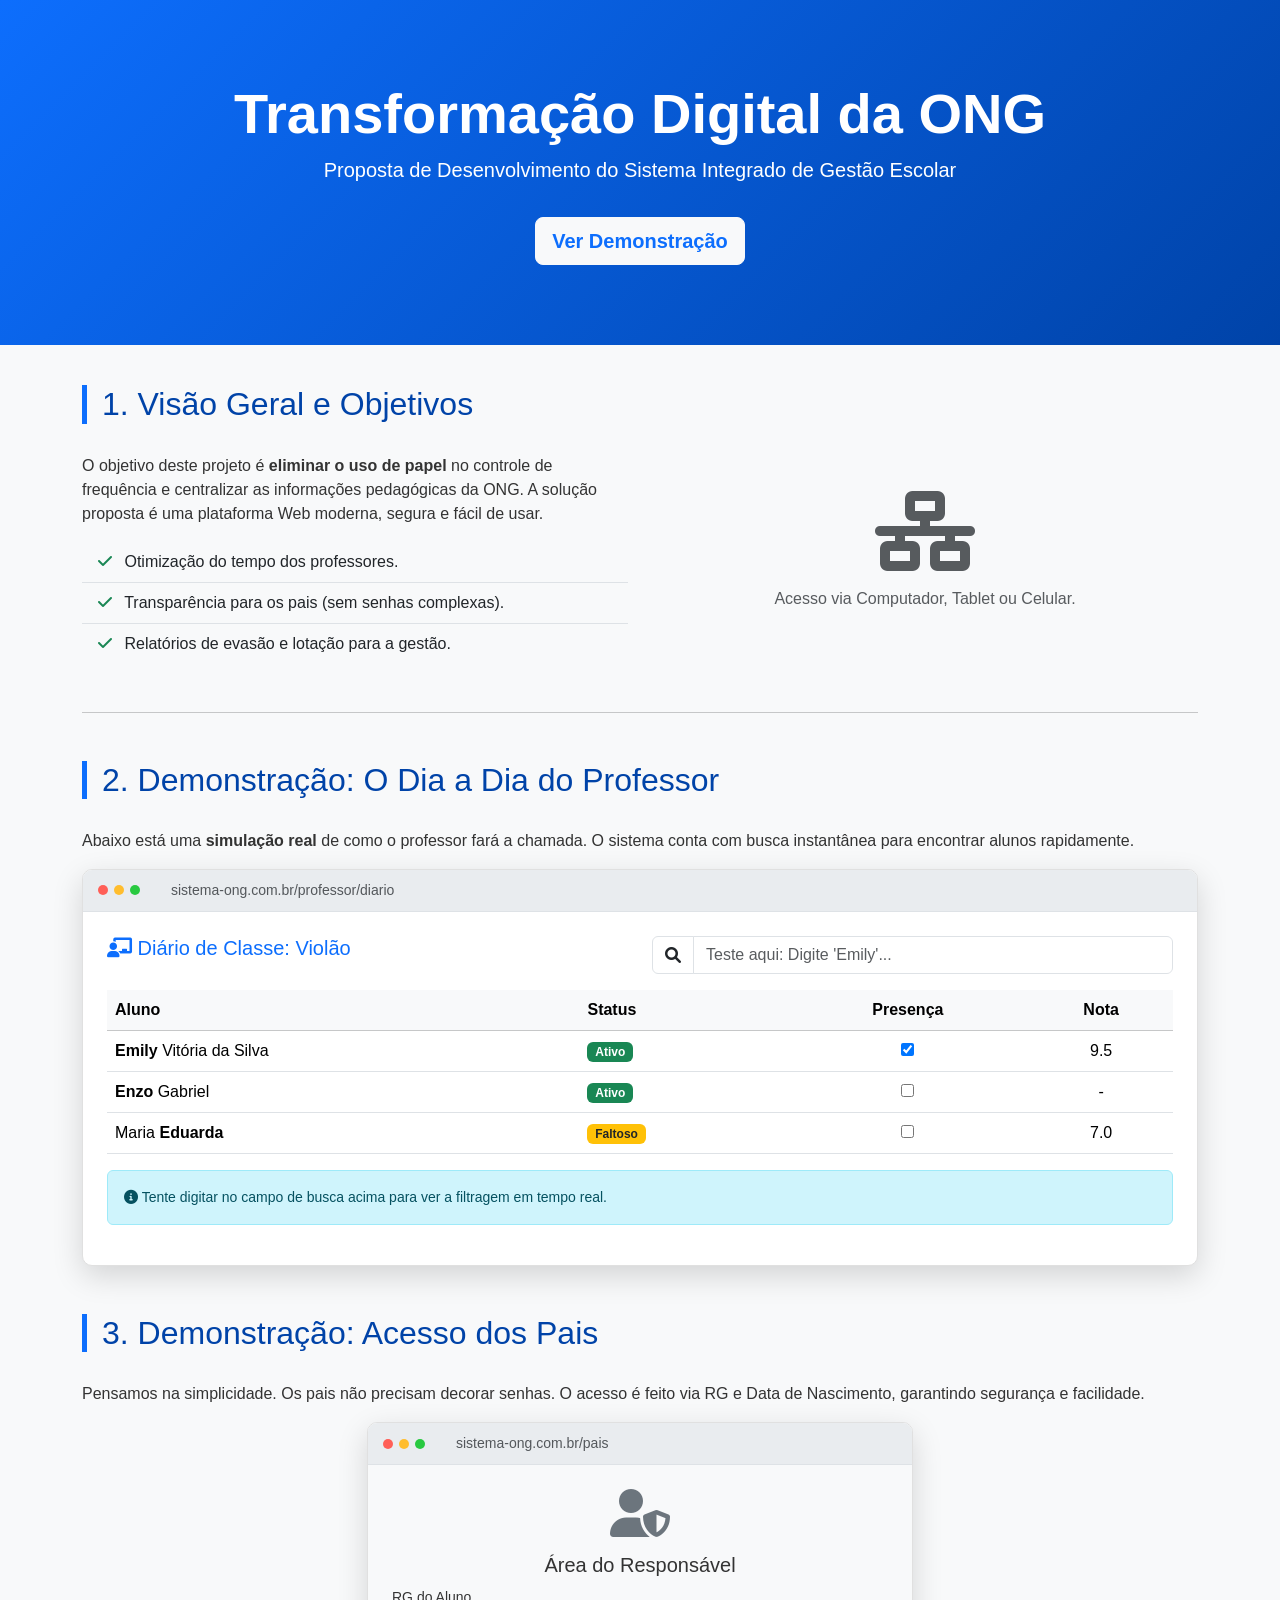
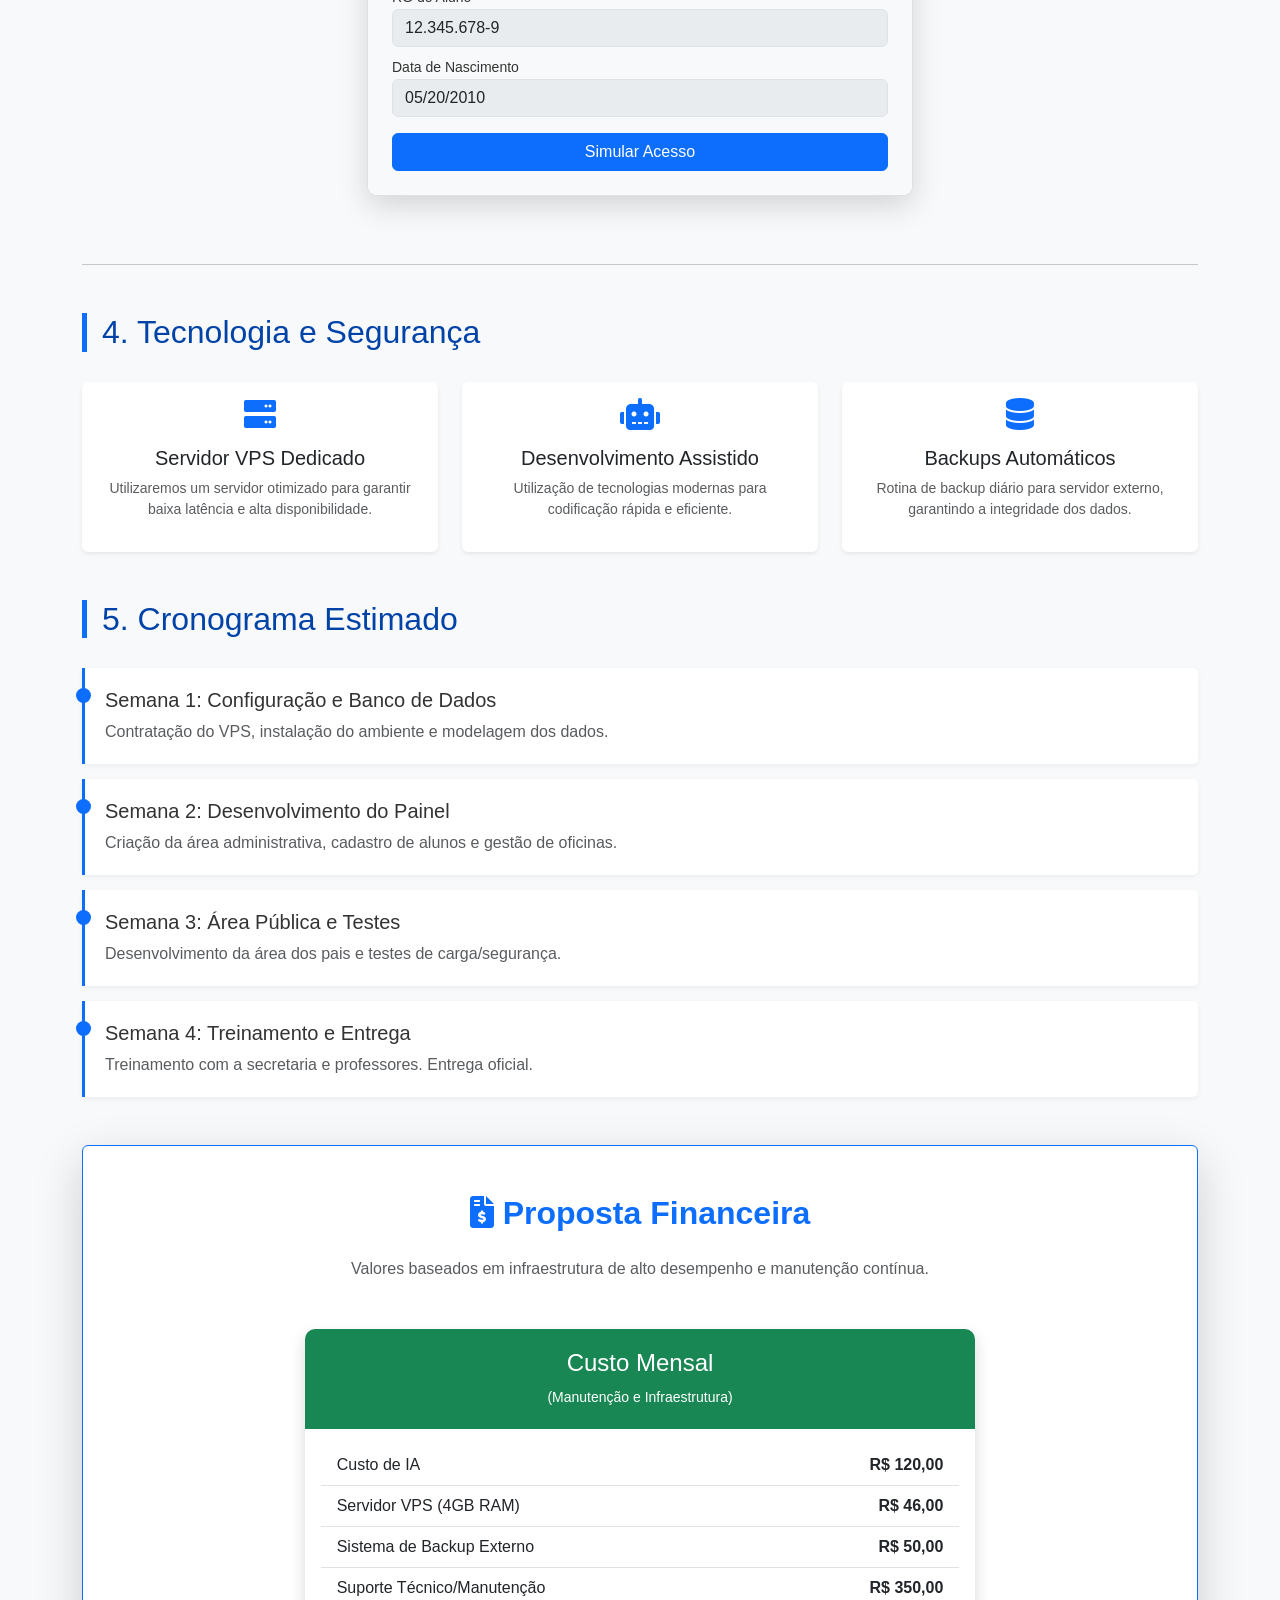
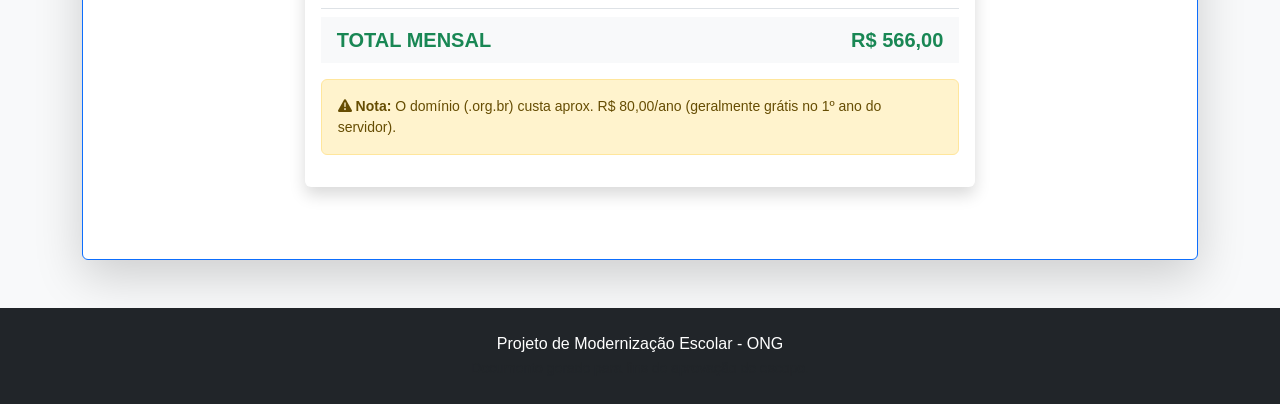
<file: index.html>
<!DOCTYPE html>
<html lang="pt-br">
<head>
    <meta charset="UTF-8">
    <meta name="viewport" content="width=device-width, initial-scale=1.0">
    <title>Proposta de Sistema de Gestão - ONG</title>
    <link href="https://cdn.jsdelivr.net/npm/bootstrap@5.3.0/dist/css/bootstrap.min.css" rel="stylesheet">
    <link rel="stylesheet" href="https://cdnjs.cloudflare.com/ajax/libs/font-awesome/6.0.0/css/all.min.css">
    
    <style>
        body { font-family: 'Segoe UI', sans-serif; background-color: #f8f9fa; color: #333; }
        
        .hero {
            background: linear-gradient(135deg, #0d6efd 0%, #0043a8 100%);
            color: white;
            padding: 80px 0;
            margin-bottom: 40px;
        }

        .mockup-window {
            background: white;
            border-radius: 10px;
            box-shadow: 0 10px 30px rgba(0,0,0,0.15);
            border: 1px solid #e0e0e0;
            overflow: hidden;
            margin-bottom: 20px;
        }
        .mockup-header {
            background: #e9ecef;
            padding: 10px 15px;
            border-bottom: 1px solid #dee2e6;
            display: flex;
            align-items: center;
        }
        .mockup-dots {
            display: flex; gap: 6px; margin-right: 15px;
        }
        .dot { width: 10px; height: 10px; border-radius: 50%; }
        .red { background: #ff5f57; } .yellow { background: #ffbd2e; } .green { background: #28c940; }
        
        .section-title {
            border-left: 5px solid #0d6efd;
            padding-left: 15px;
            margin-bottom: 30px;
            color: #0043a8;
        }

        .price-card {
            border: none;
            transition: transform 0.3s;
        }
        .price-card:hover { transform: translateY(-5px); }
        .price-header { padding: 20px; text-align: center; color: white; border-radius: 10px 10px 0 0; }
        .bg-monthly { background-color: #198754; }

        .timeline-item {
            padding: 20px;
            border-left: 3px solid #0d6efd;
            position: relative;
            background: white;
            margin-bottom: 15px;
            border-radius: 0 5px 5px 0;
            box-shadow: 0 2px 5px rgba(0,0,0,0.05);
        }
        .timeline-item::before {
            content: ''; position: absolute; left: -9px; top: 20px;
            width: 15px; height: 15px; background: #0d6efd; border-radius: 50%;
        }
    </style>
</head>
<body>

    <header class="hero text-center">
        <div class="container">
            <h1 class="display-4 fw-bold">Transformação Digital da ONG</h1>
            <p class="lead">Proposta de Desenvolvimento do Sistema Integrado de Gestão Escolar</p>
            <a href="#demo-professor" class="btn btn-light btn-lg mt-3 fw-bold text-primary">Ver Demonstração</a>
        </div>
    </header>

    <div class="container">

        <section id="visao" class="mb-5">
            <h2 class="section-title">1. Visão Geral e Objetivos</h2>
            <div class="row">
                <div class="col-md-6">
                    <p>O objetivo deste projeto é <strong>eliminar o uso de papel</strong> no controle de frequência e centralizar as informações pedagógicas da ONG. A solução proposta é uma plataforma Web moderna, segura e fácil de usar.</p>
                    <ul class="list-group list-group-flush">
                        <li class="list-group-item bg-transparent"><i class="fas fa-check text-success me-2"></i> Otimização do tempo dos professores.</li>
                        <li class="list-group-item bg-transparent"><i class="fas fa-check text-success me-2"></i> Transparência para os pais (sem senhas complexas).</li>
                        <li class="list-group-item bg-transparent"><i class="fas fa-check text-success me-2"></i> Relatórios de evasão e lotação para a gestão.</li>
                    </ul>
                </div>
                <div class="col-md-6 d-flex align-items-center justify-content-center">
                    <div class="text-center text-muted">
                        <i class="fas fa-network-wired fa-5x mb-3"></i>
                        <p>Acesso via Computador, Tablet ou Celular.</p>
                    </div>
                </div>
            </div>
        </section>

        <hr class="my-5">

        <section id="demo-professor" class="mb-5">
            <h2 class="section-title">2. Demonstração: O Dia a Dia do Professor</h2>
            <p>Abaixo está uma <strong>simulação real</strong> de como o professor fará a chamada. O sistema conta com busca instantânea para encontrar alunos rapidamente.</p>
            
            <div class="mockup-window">
                <div class="mockup-header">
                    <div class="mockup-dots"><div class="dot red"></div><div class="dot yellow"></div><div class="dot green"></div></div>
                    <span class="ms-3 text-muted small">sistema-ong.com.br/professor/diario</span>
                </div>
                <div class="p-4">
                    <div class="row mb-3">
                        <div class="col-md-6">
                            <h5 class="text-primary"><i class="fas fa-chalkboard-user"></i> Diário de Classe: Violão</h5>
                        </div>
                        <div class="col-md-6">
                            <div class="input-group">
                                <span class="input-group-text bg-white"><i class="fas fa-search"></i></span>
                                <input type="text" id="demoBusca" class="form-control" placeholder="Teste aqui: Digite 'Emily'..." onkeyup="demoFiltrar()">
                            </div>
                        </div>
                    </div>
                    
                    <table class="table table-hover" id="demoTabela">
                        <thead class="table-light">
                            <tr><th>Aluno</th><th>Status</th><th class="text-center">Presença</th><th class="text-center">Nota</th></tr>
                        </thead>
                        <tbody>
                            <tr>
                                <td><strong>Emily</strong> Vitória da Silva</td>
                                <td><span class="badge bg-success">Ativo</span></td>
                                <td class="text-center"><input type="checkbox" checked></td>
                                <td class="text-center">9.5</td>
                            </tr>
                            <tr>
                                <td><strong>Enzo</strong> Gabriel</td>
                                <td><span class="badge bg-success">Ativo</span></td>
                                <td class="text-center"><input type="checkbox"></td>
                                <td class="text-center">-</td>
                            </tr>
                            <tr>
                                <td>Maria <strong>Eduarda</strong></td>
                                <td><span class="badge bg-warning text-dark">Faltoso</span></td>
                                <td class="text-center"><input type="checkbox"></td>
                                <td class="text-center">7.0</td>
                            </tr>
                        </tbody>
                    </table>
                    <div class="alert alert-info small"><i class="fas fa-info-circle"></i> Tente digitar no campo de busca acima para ver a filtragem em tempo real.</div>
                </div>
            </div>
        </section>

        <section id="demo-pais" class="mb-5">
            <h2 class="section-title">3. Demonstração: Acesso dos Pais</h2>
            <p>Pensamos na simplicidade. Os pais não precisam decorar senhas. O acesso é feito via RG e Data de Nascimento, garantindo segurança e facilidade.</p>

            <div class="row">
                <div class="col-md-6 mx-auto">
                    <div class="mockup-window">
                        <div class="mockup-header">
                            <div class="mockup-dots"><div class="dot red"></div><div class="dot yellow"></div><div class="dot green"></div></div>
                            <span class="ms-3 text-muted small">sistema-ong.com.br/pais</span>
                        </div>
                        <div class="p-4 bg-light text-center">
                            
                            <div id="demoLoginArea">
                                <i class="fas fa-user-shield fa-3x text-secondary mb-3"></i>
                                <h5>Área do Responsável</h5>
                                <div class="mb-2 text-start">
                                    <label class="small">RG do Aluno</label>
                                    <input type="text" class="form-control" value="12.345.678-9" disabled>
                                </div>
                                <div class="mb-3 text-start">
                                    <label class="small">Data de Nascimento</label>
                                    <input type="date" class="form-control" value="2010-05-20" disabled>
                                </div>
                                <button class="btn btn-primary w-100" onclick="demoLogin()">Simular Acesso</button>
                            </div>

                            <div id="demoResultado" class="d-none text-start">
                                <div class="d-flex justify-content-between align-items-center mb-3">
                                    <h5 class="text-success m-0">Olá, Responsável por Emily!</h5>
                                    <button class="btn btn-sm btn-outline-secondary" onclick="demoReset()">Voltar</button>
                                </div>
                                <div class="card mb-2 shadow-sm">
                                    <div class="card-body py-2">
                                        <div class="d-flex justify-content-between">
                                            <strong>Violão</strong>
                                            <span class="badge bg-success">Freq: 95%</span>
                                        </div>
                                        <small class="text-muted">Conceito: Excelente</small>
                                    </div>
                                </div>
                                <div class="card shadow-sm">
                                    <div class="card-body py-2">
                                        <div class="d-flex justify-content-between">
                                            <strong>Informática</strong>
                                            <span class="badge bg-warning">Freq: 70%</span>
                                        </div>
                                        <small class="text-muted">Conceito: Bom</small>
                                    </div>
                                </div>
                            </div>

                        </div>
                    </div>
                </div>
            </div>
        </section>

        <hr class="my-5">

        <section id="tecnologia" class="mb-5">
            <h2 class="section-title">4. Tecnologia e Segurança</h2>
            <div class="row g-4">
                <div class="col-md-4">
                    <div class="card h-100 border-0 shadow-sm">
                        <div class="card-body text-center">
                            <i class="fas fa-server fa-2x text-primary mb-3"></i>
                            <h5>Servidor VPS Dedicado</h5>
                            <p class="small text-muted">Utilizaremos um servidor otimizado para garantir baixa latência e alta disponibilidade.</p>
                        </div>
                    </div>
                </div>
                <div class="col-md-4">
                    <div class="card h-100 border-0 shadow-sm">
                        <div class="card-body text-center">
                            <i class="fas fa-robot fa-2x text-primary mb-3"></i>
                            <h5>Desenvolvimento Assistido</h5>
                            <p class="small text-muted">Utilização de tecnologias modernas para codificação rápida e eficiente.</p>
                        </div>
                    </div>
                </div>
                <div class="col-md-4">
                    <div class="card h-100 border-0 shadow-sm">
                        <div class="card-body text-center">
                            <i class="fas fa-database fa-2x text-primary mb-3"></i>
                            <h5>Backups Automáticos</h5>
                            <p class="small text-muted">Rotina de backup diário para servidor externo, garantindo a integridade dos dados.</p>
                        </div>
                    </div>
                </div>
            </div>
        </section>

        <section id="cronograma" class="mb-5">
            <h2 class="section-title">5. Cronograma Estimado</h2>
            <div class="timeline-item">
                <h5>Semana 1: Configuração e Banco de Dados</h5>
                <p class="mb-0 text-muted">Contratação do VPS, instalação do ambiente e modelagem dos dados.</p>
            </div>
            <div class="timeline-item">
                <h5>Semana 2: Desenvolvimento do Painel</h5>
                <p class="mb-0 text-muted">Criação da área administrativa, cadastro de alunos e gestão de oficinas.</p>
            </div>
            <div class="timeline-item">
                <h5>Semana 3: Área Pública e Testes</h5>
                <p class="mb-0 text-muted">Desenvolvimento da área dos pais e testes de carga/segurança.</p>
            </div>
            <div class="timeline-item">
                <h5>Semana 4: Treinamento e Entrega</h5>
                <p class="mb-0 text-muted">Treinamento com a secretaria e professores. Entrega oficial.</p>
            </div>
        </section>

        <section id="investimento" class="mb-5">
            <div class="p-5 bg-white rounded shadow-lg border border-primary">
                <h2 class="text-center mb-4 text-primary fw-bold"><i class="fas fa-file-invoice-dollar"></i> Proposta Financeira</h2>
                <p class="text-center text-muted mb-5">Valores baseados em infraestrutura de alto desempenho e manutenção contínua.</p>

                <div class="row justify-content-center">
                    <div class="col-md-8 mb-4">
                        <div class="price-card card h-100 shadow border-success">
                            <div class="price-header bg-monthly">
                                <h4>Custo Mensal</h4>
                                <small>(Manutenção e Infraestrutura)</small>
                            </div>
                            <div class="card-body">
                                <ul class="list-group list-group-flush">
                                    <li class="list-group-item d-flex justify-content-between">
                                        <span>Custo de IA</span>
                                        <strong>R$ 120,00</strong>
                                    </li>
                                    <li class="list-group-item d-flex justify-content-between">
                                        <span>Servidor VPS (4GB RAM)</span>
                                        <strong>R$ 46,00</strong>
                                    </li>
                                    <li class="list-group-item d-flex justify-content-between">
                                        <span>Sistema de Backup Externo</span>
                                        <strong>R$ 50,00</strong>
                                    </li>
                                    <li class="list-group-item d-flex justify-content-between">
                                        <span>Suporte Técnico/Manutenção</span>
                                        <strong>R$ 350,00</strong>
                                    </li>
                                    <li class="list-group-item bg-light d-flex justify-content-between fs-5 mt-2 text-success">
                                        <strong>TOTAL MENSAL</strong>
                                        <strong>R$ 566,00</strong>
                                    </li>
                                </ul>
                                <div class="alert alert-warning mt-3 small">
                                    <i class="fas fa-exclamation-triangle"></i> <strong>Nota:</strong> O domínio (.org.br) custa aprox. R$ 80,00/ano (geralmente grátis no 1º ano do servidor).
                                </div>
                            </div>
                        </div>
                    </div>
                </div>
            </div>
        </section>

    </div>

    <footer class="bg-dark text-white text-center py-4 mt-5">
        <div class="container">
            <p class="mb-0">Projeto de Modernização Escolar - ONG</p>
            <small class="text-muted">Documento gerado para fins de aprovação de escopo.</small>
        </div>
    </footer>

    <script>
        function demoFiltrar() {
            var input = document.getElementById("demoBusca");
            var filter = input.value.toUpperCase();
            var table = document.getElementById("demoTabela");
            var tr = table.getElementsByTagName("tr");

            for (var i = 0; i < tr.length; i++) {
                var td = tr[i].getElementsByTagName("td")[0];
                if (td) {
                    var txtValue = td.textContent || td.innerText;
                    if (txtValue.toUpperCase().indexOf(filter) > -1) {
                        tr[i].style.display = "";
                    } else {
                        tr[i].style.display = "none";
                    }
                }
            }
        }

        function demoLogin() {
            document.getElementById('demoLoginArea').classList.add('d-none');
            document.getElementById('demoResultado').classList.remove('d-none');
        }

        function demoReset() {
            document.getElementById('demoLoginArea').classList.remove('d-none');
            document.getElementById('demoResultado').classList.add('d-none');
        }
    </script>
</body>
</html>
</file>
